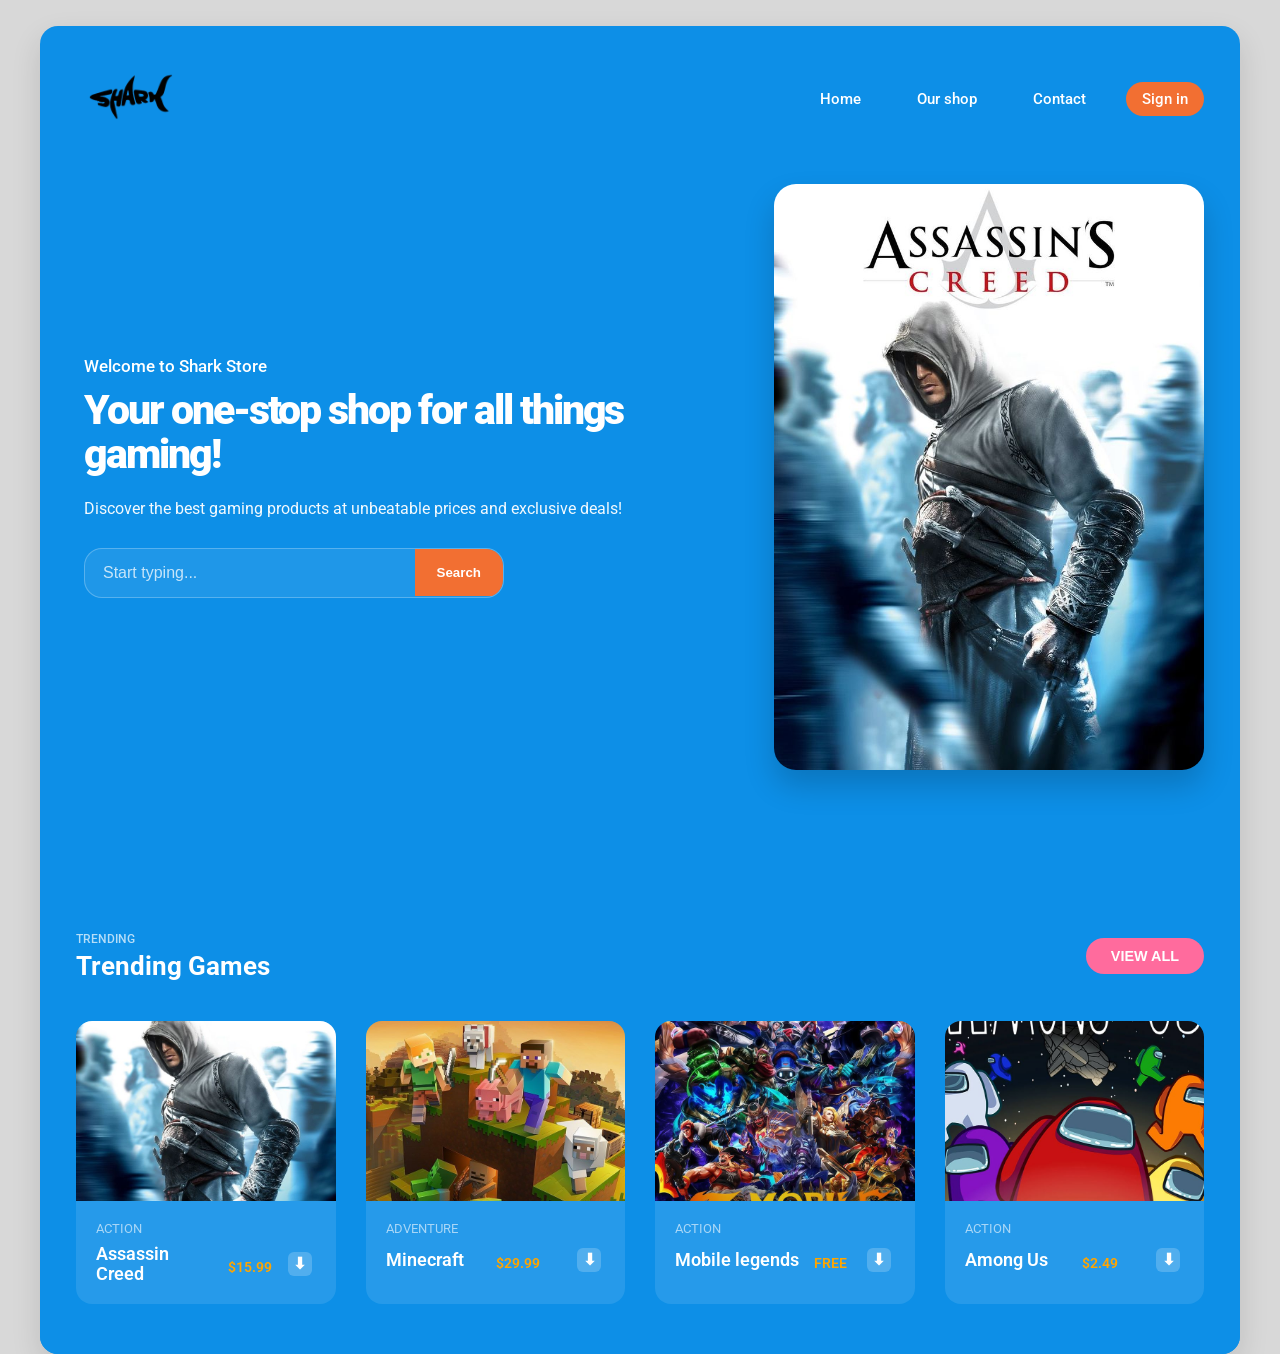
<file: index.html>
<!doctype html>
<head>
  <link rel="preconnect" href="https://fonts.googleapis.com" />
  <link rel="preconnect" href="https://fonts.gstatic.com" crossorigin />
  <link
    href="https://fonts.googleapis.com/css2?family=Roboto+Mono:ital,wght@0,100..700;1,100..700&family=Roboto:ital,wght@0,100..900;1,100..900&display=swap"
    rel="stylesheet"
  />
  <title>Shark Store</title>
  <link rel="stylesheet" href="style.css" />
</head>
<body>
  <div class="page-shell">
    <header class="header">
      <a href="index.html" class="logo-link" aria-label="Go to home page">
        <img
          class="logo"
          src="images/Creative_Amazing_Logo_Design-removebg-preview.png"
          alt="Logo"
        />
      </a>
      <nav class="header-links" aria-label="Main navigation">
        <a href="index.html">Home</a>
        <a href="#">Our shop</a>
        <a href="#">Contact</a>
        <a
          class="btn"
          href="https://accounts.google.com/v3/signin/identifier?continue=https://takeout.google.com/?hl%3Dar&followup=https://takeout.google.com/?hl%3Dar&hl=ar&osid=1&passive=1209600&flowName=GlifWebSignIn&flowEntry=ServiceLogin&dsh=S1779325869:1786688927427345"
          target="_blank"
          rel="noopener noreferrer"
          >Sign in</a
        >
      </nav>
    </header>

    <main class="landing-page">
      <div class="landing-copy">
        <h2>Welcome to Shark Store</h2>
        <h1>Your one-stop shop for all things gaming!</h1>
        <p>
          Discover the best gaming products at unbeatable prices and exclusive
          deals!
        </p>
        <div class="landing-bar">
          <input type="text" placeholder="Start typing..." />
          <button class="btn">Search</button>
        </div>
      </div>

      <div class="landing-image-container">
        <img src="images/391461392616944159.jpg" alt="Gaming products" />
      </div>
    </main>

    <div class="landing-page-container"></div>

    <section class="trending-section">
      <div class="trending-header">
        <h2><span>TRENDING</span>Trending Games</h2>
        <button class="view-all-btn">VIEW ALL</button>
      </div>

      <div class="games-grid">
        <div class="game-card">
          <img src="images/391461392616944159.jpg" alt="Game 1" />
          <div class="game-card-content">
            <div class="game-category">Action</div>
            <div class="game-name">
              Assassin Creed
              <div class="game-price">$15.99</div>
              <a
                class="download-link"
                href="https://store.steampowered.com/app/15100/Assassins_Creed/"
                target="_blank"
                rel="noopener noreferrer"
                aria-label="Download Assassin Creed"
                onclick="window.open('https://store.steampowered.com/app/15100/Assassins_Creed/', '_blank'); return false;"
              >
                <span class="download-icon">⬇</span>
              </a>
            </div>
          </div>
        </div>

        <div class="game-card">
          <img src="images/21110692000477296.jpg" alt="Game 2" />
          <div class="game-card-content">
            <div class="game-category">Adventure</div>
            <div class="game-name">
              Minecraft
              <div class="game-price">$29.99</div>
              <a
                class="download-link"
                href="https://www.minecraft.net/en-us/download"
                target="_blank"
                rel="noopener noreferrer"
                aria-label="Download Minecraft"
                onclick="window.open('https://www.minecraft.net/en-us/download', '_blank'); return false;"
              >
                <span class="download-icon">⬇</span>
              </a>
            </div>
          </div>
        </div>

        <div class="game-card">
          <img src="images/366269382220850439.jpg" alt="Game 3" />
          <div class="game-card-content">
            <div class="game-category">Action</div>
            <div class="game-name">
              Mobile legends
              <div class="game-price">FREE</div>
              <a
                class="download-link"
                href="https://www.mobilelegends.com/"
                target="_blank"
                rel="noopener noreferrer"
                aria-label="Download Mobile Legends"
                onclick="window.open('https://www.mobilelegends.com/', '_blank'); return false;"
              >
                <span class="download-icon">⬇</span>
              </a>
            </div>
          </div>
        </div>

        <div class="game-card">
          <img
            src="images/The Among Us Drinking Game Taking the Internet By Storm.jpg"
            alt="Game 4"
          />
          <div class="game-card-content">
            <div class="game-category">Action</div>
            <div class="game-name">
              Among Us
                <div class="game-price">$2.49</div>
              <a
                class="download-link"
                href="https://store.steampowered.com/app/945360/Among_Us/"
                target="_blank"
                rel="noopener noreferrer"
                aria-label="Download Among Us"
                onclick="window.open('https://store.steampowered.com/app/945360/Among_Us/', '_blank'); return false;"
              >
                <span class="download-icon">⬇</span>
              </a>
            </div>
          </div>
        </div>
      </div>
    </section>
  </div>
</body>
</file>
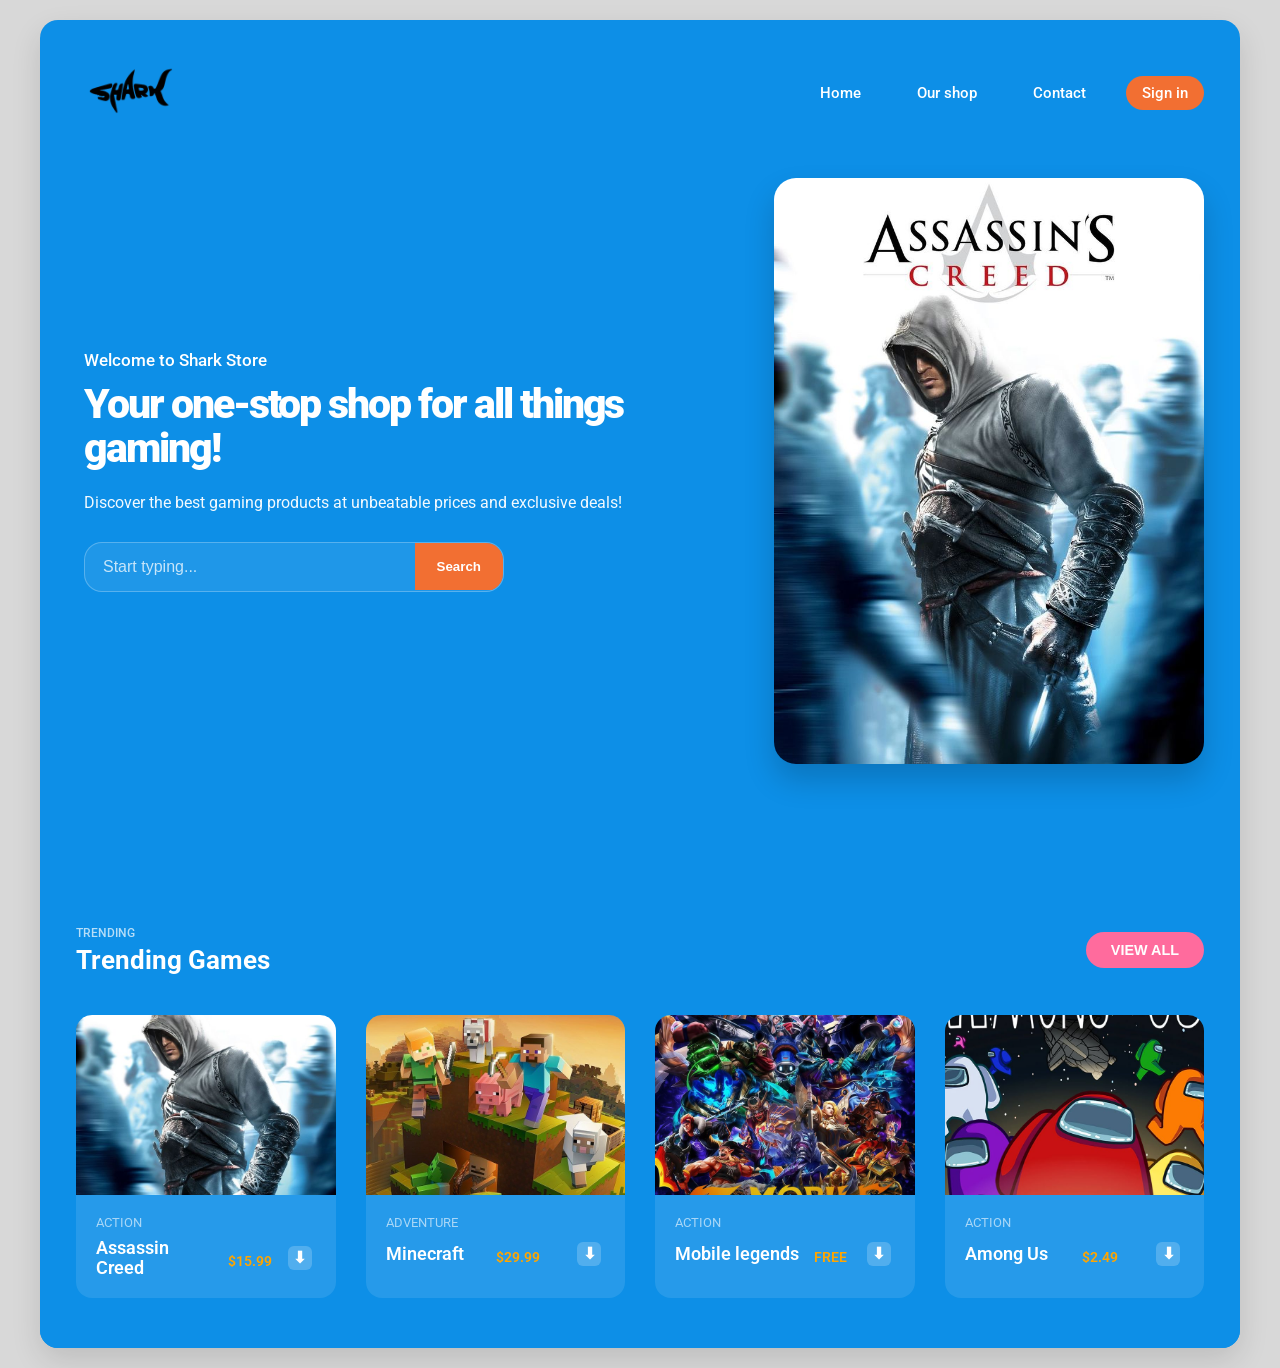
<file: html/index.html>
<!doctype html>
<head>
  <meta charset="UTF-8" />
  <meta name="viewport" content="width=device-width, initial-scale=1.0" />
  <link rel="preconnect" href="https://fonts.googleapis.com" />
  <link rel="preconnect" href="https://fonts.gstatic.com" crossorigin />
  <link
    href="https://fonts.googleapis.com/css2?family=Roboto+Mono:ital,wght@0,100..700;1,100..700&family=Roboto:ital,wght@0,100..900;1,100..900&display=swap"
    rel="stylesheet"
  />
  <title>Shark Store</title>
  <link rel="stylesheet" href="style.css" />
</head>
<body>
  <div class="page-shell">
    <header class="header">
      <a href="index.html" class="logo-link" aria-label="Go to home page">
        <img
          class="logo"
          src="images/Creative_Amazing_Logo_Design-removebg-preview.png"
          alt="Logo"
        />
      </a>
      <nav class="header-links" aria-label="Main navigation">
        <a href="index.html">Home</a>
        <a href="#">Our shop</a>
        <a href="#">Contact</a>
        <a
          class="btn"
          href="https://accounts.google.com/v3/signin/identifier?continue=https://takeout.google.com/?hl%3Dar&followup=https://takeout.google.com/?hl%3Dar&hl=ar&osid=1&passive=1209600&flowName=GlifWebSignIn&flowEntry=ServiceLogin&dsh=S1779325869:1786688927427345"
          target="_blank"
          rel="noopener noreferrer"
          >Sign in</a
        >
      </nav>
    </header>

    <main class="landing-page">
      <div class="landing-copy">
        <h2>Welcome to Shark Store</h2>
        <h1>Your one-stop shop for all things gaming!</h1>
        <p>
          Discover the best gaming products at unbeatable prices and exclusive
          deals!
        </p>
        <div class="landing-bar">
          <input type="text" placeholder="Start typing..." />
          <button class="btn">Search</button>
        </div>
      </div>

      <div class="landing-image-container">
        <img src="images/391461392616944159.jpg" alt="Gaming products" />
      </div>
    </main>

    <div class="landing-page-container"></div>

    <section class="trending-section">
      <div class="trending-header">
        <h2><span>TRENDING</span>Trending Games</h2>
        <button class="view-all-btn">VIEW ALL</button>
      </div>

      <div class="games-grid">
        <div class="game-card">
          <img src="images/391461392616944159.jpg" alt="Game 1" />
          <div class="game-card-content">
            <div class="game-category">Action</div>
            <div class="game-name">
              Assassin Creed
              <div class="game-price">$15.99</div>
              <a
                class="download-link"
                href="https://store.steampowered.com/app/15100/Assassins_Creed/"
                target="_blank"
                rel="noopener noreferrer"
                aria-label="Download Assassin Creed"
                onclick="window.open('https://store.steampowered.com/app/15100/Assassins_Creed/', '_blank'); return false;"
              >
                <span class="download-icon">⬇</span>
              </a>
            </div>
          </div>
        </div>

        <div class="game-card">
          <img src="images/21110692000477296.jpg" alt="Game 2" />
          <div class="game-card-content">
            <div class="game-category">Adventure</div>
            <div class="game-name">
              Minecraft
              <div class="game-price">$29.99</div>
              <a
                class="download-link"
                href="https://www.minecraft.net/en-us/download"
                target="_blank"
                rel="noopener noreferrer"
                aria-label="Download Minecraft"
                onclick="window.open('https://www.minecraft.net/en-us/download', '_blank'); return false;"
              >
                <span class="download-icon">⬇</span>
              </a>
            </div>
          </div>
        </div>

        <div class="game-card">
          <img src="images/366269382220850439.jpg" alt="Game 3" />
          <div class="game-card-content">
            <div class="game-category">Action</div>
            <div class="game-name">
              Mobile legends
              <div class="game-price">FREE</div>
              <a
                class="download-link"
                href="https://www.mobilelegends.com/"
                target="_blank"
                rel="noopener noreferrer"
                aria-label="Download Mobile Legends"
                onclick="window.open('https://www.mobilelegends.com/', '_blank'); return false;"
              >
                <span class="download-icon">⬇</span>
              </a>
            </div>
          </div>
        </div>

        <div class="game-card">
          <img
            src="images/The Among Us Drinking Game Taking the Internet By Storm.jpg"
            alt="Game 4"
          />
          <div class="game-card-content">
            <div class="game-category">Action</div>
            <div class="game-name">
              Among Us
                <div class="game-price">$2.49</div>
              <a
                class="download-link"
                href="https://store.steampowered.com/app/945360/Among_Us/"
                target="_blank"
                rel="noopener noreferrer"
                aria-label="Download Among Us"
                onclick="window.open('https://store.steampowered.com/app/945360/Among_Us/', '_blank'); return false;"
              >
                <span class="download-icon">⬇</span>
              </a>
            </div>
          </div>
        </div>
      </div>
    </section>
  </div>
</body>
</file>
<file: style.css>
* {
  box-sizing: border-box;
}

body {
  margin: 0;
  min-height: 100vh;
  display: flex;
  align-items: flex-start;
  justify-content: center;
  background: #d8d8d8;
  font-family: "Roboto", sans-serif;
}

.page-shell {
  width: min(1200px, calc(100% - 40px));
  margin-top: 26px;
  background: #0d8fe7;
  border-radius: 18px;
  overflow: hidden;
  box-shadow: 0 12px 30px rgba(0, 0, 0, 0.12);
}

.header {
  display: flex;
  justify-content: space-between;
  align-items: center;
  padding: 16px 36px 8px;
}

.logo {
  width: 110px;
  height: auto;
}

.header-links {
  display: flex;
  align-items: center;
  gap: 24px;
  border-radius: 18px;
  
}

.btn:hover {
  background: gray;
}

.header-links a {
  color: #ffffff;
  text-decoration: none;
  font-size: 0.95rem;
  font-weight: 500;;
  border-radius: 18px;
  padding: 8px 16px;
}

.header-links a:hover {
  background: brown;
}

.btn {
  background: #f26f32;
  color: white;
  border: none;
  padding: 10px 20px;
  border-radius: 18px;
  font-weight: 700;
  cursor: pointer;
}

.landing-page {
  display: flex;
  justify-content: space-between;
  align-items: center;
  gap: 30px;
  padding: 20px 36px 32px;
  color: white;
}

.landing-copy {
  flex: 1;
  padding-left: 8px;
}

.landing-copy h2 {
  margin: 0 0 12px;
  font-size: 1.05rem;
  font-weight: 500;
}

.landing-copy h1 {
  margin: 0;
  font-size: clamp(2.2rem, 3.2vw, 4.5rem);
  line-height: 1.08;
  letter-spacing: -0.05em;
  font-weight: 900;
}

.landing-copy p {
  margin: 18px 0 26px;
  max-width: 560px;
  font-size: 1rem;
  line-height: 1.7;
  color: rgba(255, 255, 255, 0.95);
}

.landing-bar {
  display: flex;
  align-items: center;
  width: min(100%, 420px);
  background: rgba(255, 255, 255, 0.08);
  border-radius: 18px;
  overflow: hidden;
  border: 1px solid rgba(255, 255, 255, 0.25);
}

.landing-bar input {
  flex: 1;
  border: none;
  background: transparent;
  color: white;
  padding: 15px 16px 15px 18px;
  font-size: 1rem;
  outline: none;
}

.landing-bar input::placeholder {
  color: rgba(255, 255, 255, 0.75);
}

.landing-bar .btn {
  border-radius: 0;
  padding: 16px 22px;
}

.landing-image-container {
  flex: 0 0 430px;
  display: flex;
  justify-content: center;
  align-items: center;
}

.landing-image-container img {
  display: block;
  width: min(100%, 430px);
  border-radius: 22px;
  box-shadow: 0 16px 30px rgba(0, 0, 0, 0.18);
}

@media (max-width: 900px) {
  .landing-page {
    flex-direction: column;
    text-align: center;
  }

  .landing-copy {
    padding-left: 0;
  }

  .landing-copy p {
    margin-left: auto;
    margin-right: auto;
  }

  .landing-bar {
    margin: 0 auto;
  }

  .landing-image-container {
    width: 100%;
    flex-basis: auto;
  }
}

@media (max-width: 620px) {
  .header {
    flex-direction: column;
    gap: 12px;
  }

  .header-links {
    flex-wrap: wrap;
    justify-content: center;
  }

  .landing-page,
  .header {
    padding-left: 18px;
    padding-right: 18px;
  }
}
.landing-page-container {
  display: flex;
  justify-content: center;
  align-items: center;
  padding: 40px 36px;
  gap: 30px;
  color: white;
}

.landing-page-container img {
  display: block;
  width: min(100%, 430px);
  border-radius: 22px;
  box-shadow: 0 16px 30px rgba(0, 0, 0, 0.18);
}

.trending-section {
  background: #0d8fe7;
  padding: 50px 36px;
  color: white;
}

.trending-header {
  display: flex;
  justify-content: space-between;
  align-items: center;
  margin-bottom: 40px;
}

.trending-header h2 {
  margin: 0;
  font-size: clamp(1.5rem, 2vw, 2.2rem);
  font-weight: 700;
}

.trending-header h2 span {
  font-size: 0.75rem;
  display: block;
  font-weight: 500;
  color: rgba(255, 255, 255, 0.7);
  margin-bottom: 5px;
}

.view-all-btn {
  background: #ff6b9d;
  color: white;
  border: none;
  padding: 10px 25px;
  border-radius: 20px;
  font-size: 0.9rem;
  font-weight: 600;
  cursor: pointer;
}

.view-all-btn:hover {
  background: #ff5584;
}

.games-grid {
  display: grid;
  grid-template-columns: repeat(auto-fit, minmax(250px, 1fr));
  gap: 30px;
}

.game-card {
  background: rgba(255, 255, 255, 0.1);
  border-radius: 16px;
  overflow: hidden;
  transition: transform 0.3s ease, box-shadow 0.3s ease;
  cursor: pointer;
}

.game-card:hover {
  transform: translateY(-10px);
  box-shadow: 0 12px 40px rgba(0, 0, 0, 0.3);
}

.game-card img {
  width: 100%;
  height: 180px;
  object-fit: cover;
  display: block;
}

.game-card-content {
  padding: 20px;
}

.game-category {
  font-size: 0.8rem;
  color: rgba(255, 255, 255, 0.6);
  margin-bottom: 8px;
  text-transform: uppercase;
}

.game-name {
  font-size: 1.1rem;
  font-weight: 600;
  margin: 0;
  display: flex;
  justify-content: space-between;
  align-items: center;
  gap: 12px;
  position: relative;
}

.download-link {
  display: inline-flex;
  align-items: center;
  justify-content: center;
  text-decoration: none;
  color: white;
  position: relative;
  z-index: 2;
  padding: 4px;
  border-radius: 6px;
}

.download-link:focus,
.download-link:hover {
  outline: none;
  text-decoration: none;
}

.download-icon {
  width: 24px;
  height: 24px;
  background: rgba(255, 255, 255, 0.2);
  border-radius: 6px;
  display: flex;
  align-items: center;
  justify-content: center;
  font-size: 16px;
  flex-shrink: 0;
  transition: transform 0.2s ease, background 0.2s ease;
  pointer-events: none;
}

.download-link:hover .download-icon {
  background: rgba(255, 255, 255, 0.38);
  transform: translateY(-1px);
}

.game-price {
  font-size: 0.9rem;
  color: orange;
  margin-left: 0;
  clear: both;
  display: block;
  margin-top: 8px
}
</file>
<file: html/style.css>
* {
  box-sizing: border-box;
}

body {
  margin: 0;
  min-height: 100vh;
  display: flex;
  align-items: flex-start;
  justify-content: center;
  background: #d8d8d8;
  font-family: "Roboto", sans-serif;
  padding: 20px 0;
}

.page-shell {
  width: min(1200px, calc(100% - 32px));
  margin-top: 0;
  background: #0d8fe7;
  border-radius: 18px;
  overflow: hidden;
  box-shadow: 0 12px 30px rgba(0, 0, 0, 0.12);
}

.header {
  display: flex;
  justify-content: space-between;
  align-items: center;
  padding: 16px 36px 8px;
}

.logo {
  width: 110px;
  height: auto;
}

.header-links {
  display: flex;
  align-items: center;
  justify-content: center;
  flex-wrap: wrap;
  gap: 12px 24px;
  border-radius: 18px;
}

.btn:hover {
  background: gray;
}

.header-links a {
  color: #ffffff;
  text-decoration: none;
  font-size: 0.95rem;
  font-weight: 500;
  border-radius: 18px;
  padding: 8px 16px;
  white-space: nowrap;
}

.header-links a:hover {
  background: brown;
}

.btn {
  background: #f26f32;
  color: white;
  border: none;
  padding: 10px 20px;
  border-radius: 18px;
  font-weight: 700;
  cursor: pointer;
}

.landing-page {
  display: flex;
  justify-content: space-between;
  align-items: center;
  gap: 30px;
  padding: 20px 36px 32px;
  color: white;
}

.landing-copy {
  flex: 1;
  padding-left: 8px;
}

.landing-copy h2 {
  margin: 0 0 12px;
  font-size: 1.05rem;
  font-weight: 500;
}

.landing-copy h1 {
  margin: 0;
  font-size: clamp(2.2rem, 3.2vw, 4.5rem);
  line-height: 1.08;
  letter-spacing: -0.05em;
  font-weight: 900;
}

.landing-copy p {
  margin: 18px 0 26px;
  max-width: 560px;
  font-size: 1rem;
  line-height: 1.7;
  color: rgba(255, 255, 255, 0.95);
}

.landing-bar {
  display: flex;
  align-items: center;
  width: min(100%, 420px);
  background: rgba(255, 255, 255, 0.08);
  border-radius: 18px;
  overflow: hidden;
  border: 1px solid rgba(255, 255, 255, 0.25);
}

.landing-bar input {
  flex: 1;
  border: none;
  background: transparent;
  color: white;
  padding: 15px 16px 15px 18px;
  font-size: 1rem;
  outline: none;
}

.landing-bar input::placeholder {
  color: rgba(255, 255, 255, 0.75);
}

.landing-bar .btn {
  border-radius: 0;
  padding: 16px 22px;
}

.landing-image-container {
  flex: 0 0 430px;
  display: flex;
  justify-content: center;
  align-items: center;
}

.landing-image-container img {
  display: block;
  width: min(100%, 430px);
  border-radius: 22px;
  box-shadow: 0 16px 30px rgba(0, 0, 0, 0.18);
}

@media (max-width: 900px) {
  .landing-page {
    flex-direction: column;
    text-align: center;
  }

  .landing-copy {
    padding-left: 0;
    width: 100%;
  }

  .landing-copy p {
    margin-left: auto;
    margin-right: auto;
  }

  .landing-bar {
    margin: 0 auto;
    width: min(100%, 520px);
  }

  .landing-image-container {
    width: 100%;
    flex-basis: auto;
  }

  .trending-section,
  .landing-page,
  .header,
  .landing-page-container {
    padding-left: 20px;
    padding-right: 20px;
  }
}

@media (max-width: 620px) {
  body {
    padding: 12px 0;
  }

  .page-shell {
    width: min(100%, calc(100% - 14px));
  }

  .header {
    flex-direction: column;
    gap: 12px;
    padding-top: 18px;
  }

  .header-links {
    width: 100%;
    gap: 8px 10px;
  }

  .header-links a {
    font-size: 0.82rem;
    padding: 8px 10px;
  }

  .landing-page,
  .header,
  .trending-section,
  .landing-page-container {
    padding-left: 16px;
    padding-right: 16px;
  }

  .landing-copy h1 {
    font-size: clamp(2rem, 9vw, 3rem);
  }

  .landing-copy p {
    font-size: 0.95rem;
  }

  .landing-bar {
    flex-direction: column;
    border-radius: 16px;
    overflow: hidden;
  }

  .landing-bar input,
  .landing-bar .btn {
    width: 100%;
  }

  .landing-bar .btn {
    border-radius: 0 0 16px 16px;
  }

  .trending-header {
    flex-direction: column;
    align-items: flex-start;
    gap: 12px;
  }

  .games-grid {
    grid-template-columns: 1fr;
    gap: 20px;
  }

  .game-name {
    flex-wrap: wrap;
    align-items: flex-start;
  }
}
.landing-page-container {
  display: flex;
  justify-content: center;
  align-items: center;
  padding: 40px 36px;
  gap: 30px;
  color: white;
}

.landing-page-container img {
  display: block;
  width: min(100%, 430px);
  border-radius: 22px;
  box-shadow: 0 16px 30px rgba(0, 0, 0, 0.18);
}

.trending-section {
  background: #0d8fe7;
  padding: 50px 36px;
  color: white;
}

.trending-header {
  display: flex;
  justify-content: space-between;
  align-items: center;
  margin-bottom: 40px;
}

.trending-header h2 {
  margin: 0;
  font-size: clamp(1.5rem, 2vw, 2.2rem);
  font-weight: 700;
}

.trending-header h2 span {
  font-size: 0.75rem;
  display: block;
  font-weight: 500;
  color: rgba(255, 255, 255, 0.7);
  margin-bottom: 5px;
}

.view-all-btn {
  background: #ff6b9d;
  color: white;
  border: none;
  padding: 10px 25px;
  border-radius: 20px;
  font-size: 0.9rem;
  font-weight: 600;
  cursor: pointer;
}

.view-all-btn:hover {
  background: #ff5584;
}

.games-grid {
  display: grid;
  grid-template-columns: repeat(auto-fit, minmax(250px, 1fr));
  gap: 30px;
}

.game-card {
  background: rgba(255, 255, 255, 0.1);
  border-radius: 16px;
  overflow: hidden;
  transition: transform 0.3s ease, box-shadow 0.3s ease;
  cursor: pointer;
}

.game-card:hover {
  transform: translateY(-10px);
  box-shadow: 0 12px 40px rgba(0, 0, 0, 0.3);
}

.game-card img {
  width: 100%;
  height: 180px;
  object-fit: cover;
  display: block;
}

.game-card-content {
  padding: 20px;
}

.game-category {
  font-size: 0.8rem;
  color: rgba(255, 255, 255, 0.6);
  margin-bottom: 8px;
  text-transform: uppercase;
}

.game-name {
  font-size: 1.1rem;
  font-weight: 600;
  margin: 0;
  display: flex;
  justify-content: space-between;
  align-items: center;
  gap: 12px;
  position: relative;
}

.download-link {
  display: inline-flex;
  align-items: center;
  justify-content: center;
  text-decoration: none;
  color: white;
  position: relative;
  z-index: 2;
  padding: 4px;
  border-radius: 6px;
}

.download-link:focus,
.download-link:hover {
  outline: none;
  text-decoration: none;
}

.download-icon {
  width: 24px;
  height: 24px;
  background: rgba(255, 255, 255, 0.2);
  border-radius: 6px;
  display: flex;
  align-items: center;
  justify-content: center;
  font-size: 16px;
  flex-shrink: 0;
  transition: transform 0.2s ease, background 0.2s ease;
  pointer-events: none;
}

.download-link:hover .download-icon {
  background: rgba(255, 255, 255, 0.38);
  transform: translateY(-1px);
}

.game-price {
  font-size: 0.9rem;
  color: orange;
  margin-left: 0;
  clear: both;
  display: block;
  margin-top: 8px
}
</file>
